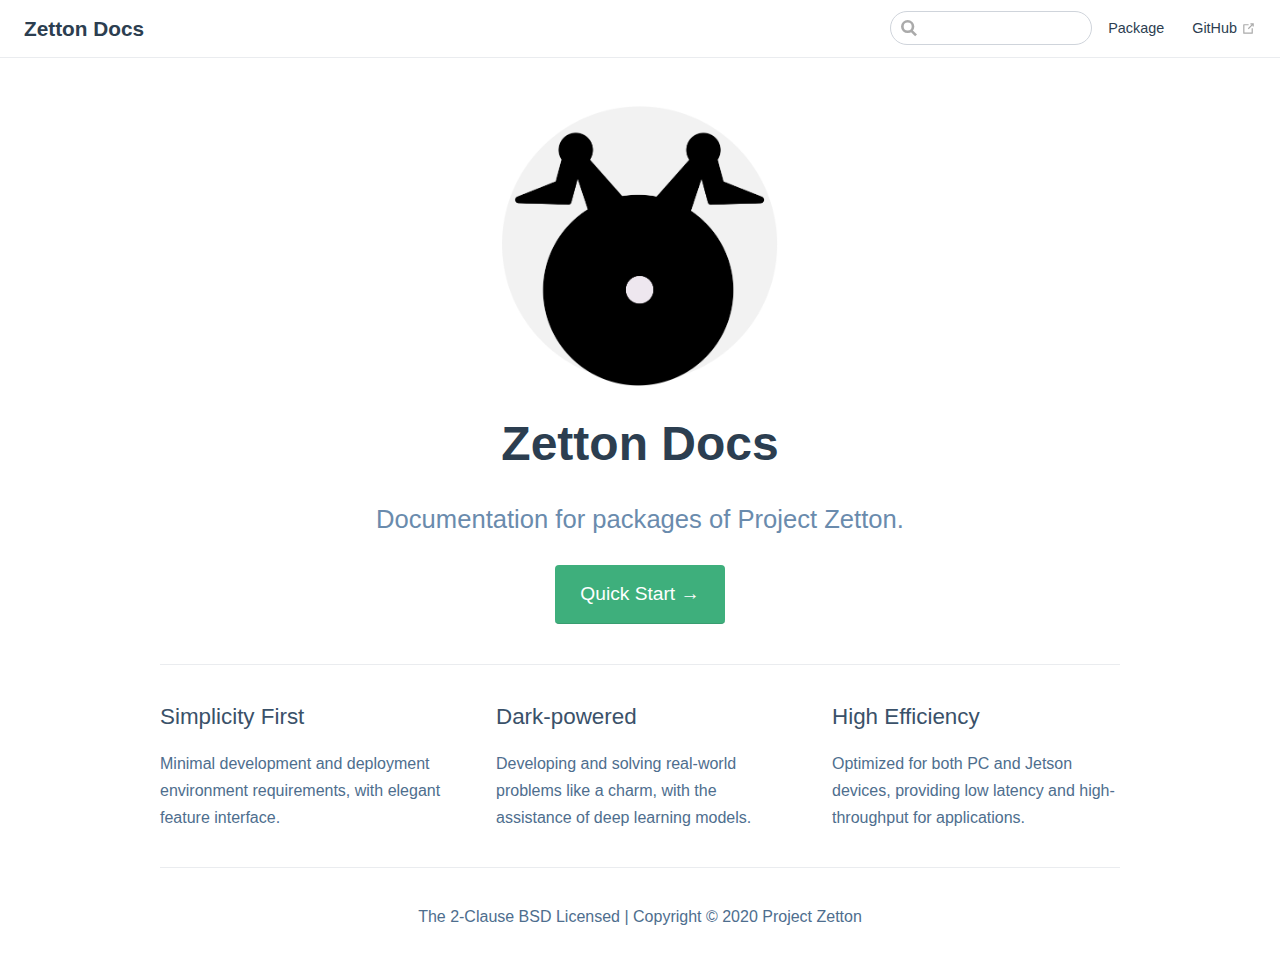
<file: index.html>
<!DOCTYPE html>
<html lang="en-US">
  <head>
    <meta charset="utf-8">
    <meta name="viewport" content="width=device-width,initial-scale=1">
    <title>Zetton Docs</title>
    <meta name="generator" content="VuePress 1.7.1">
    <link rel="icon" href="/logo_bw.png">
    <meta name="description" content="Documentation for packages of Project Zetton.">
    <meta property="og:site_name" content="Zetton Docs">
    <meta property="og:title" content="Home">
    <meta property="og:type" content="website">
    <meta property="og:url" content="/">
    <meta name="twitter:title" content="Home">
    <meta name="twitter:url" content="/">
    <meta name="twitter:card" content="summary_large_image">
    <meta name="theme-color" content="#ea4335">
    <meta name="apple-mobile-web-app-capable" content="yes">
    <meta name="apple-mobile-web-app-status-bar-style" content="black">
    
    <link rel="preload" href="/assets/css/0.styles.118d8378.css" as="style"><link rel="preload" href="/assets/js/app.ac14021f.js" as="script"><link rel="preload" href="/assets/js/3.0c852ced.js" as="script"><link rel="preload" href="/assets/js/12.83f63c88.js" as="script"><link rel="preload" href="/assets/js/4.be30d8ec.js" as="script"><link rel="prefetch" href="/assets/js/10.422e6ebd.js"><link rel="prefetch" href="/assets/js/11.8347aef4.js"><link rel="prefetch" href="/assets/js/13.b7863755.js"><link rel="prefetch" href="/assets/js/14.13adbcc9.js"><link rel="prefetch" href="/assets/js/5.5e260e2e.js"><link rel="prefetch" href="/assets/js/6.0ad8cbd7.js"><link rel="prefetch" href="/assets/js/7.3f0745db.js"><link rel="prefetch" href="/assets/js/8.0c694775.js"><link rel="prefetch" href="/assets/js/9.61171042.js"><link rel="prefetch" href="/assets/js/vendors~flowchart.fb394e02.js">
    <link rel="stylesheet" href="/assets/css/0.styles.118d8378.css">
  </head>
  <body>
    <div id="app" data-server-rendered="true"><div class="theme-container no-sidebar"><header class="navbar"><div class="sidebar-button"><svg xmlns="http://www.w3.org/2000/svg" aria-hidden="true" role="img" viewBox="0 0 448 512" class="icon"><path fill="currentColor" d="M436 124H12c-6.627 0-12-5.373-12-12V80c0-6.627 5.373-12 12-12h424c6.627 0 12 5.373 12 12v32c0 6.627-5.373 12-12 12zm0 160H12c-6.627 0-12-5.373-12-12v-32c0-6.627 5.373-12 12-12h424c6.627 0 12 5.373 12 12v32c0 6.627-5.373 12-12 12zm0 160H12c-6.627 0-12-5.373-12-12v-32c0-6.627 5.373-12 12-12h424c6.627 0 12 5.373 12 12v32c0 6.627-5.373 12-12 12z"></path></svg></div> <a href="/" aria-current="page" class="home-link router-link-exact-active router-link-active"><!----> <span class="site-name">Zetton Docs</span></a> <div class="links"><div class="search-box"><input aria-label="Search" autocomplete="off" spellcheck="false" value=""> <!----></div> <nav class="nav-links can-hide"><div class="nav-item"><a href="/package/" class="nav-link">
  Package
</a></div> <a href="https://github.com/project-zetton/zetton-docs" target="_blank" rel="noopener noreferrer" class="repo-link">
    GitHub
    <span><svg xmlns="http://www.w3.org/2000/svg" aria-hidden="true" focusable="false" x="0px" y="0px" viewBox="0 0 100 100" width="15" height="15" class="icon outbound"><path fill="currentColor" d="M18.8,85.1h56l0,0c2.2,0,4-1.8,4-4v-32h-8v28h-48v-48h28v-8h-32l0,0c-2.2,0-4,1.8-4,4v56C14.8,83.3,16.6,85.1,18.8,85.1z"></path> <polygon fill="currentColor" points="45.7,48.7 51.3,54.3 77.2,28.5 77.2,37.2 85.2,37.2 85.2,14.9 62.8,14.9 62.8,22.9 71.5,22.9"></polygon></svg> <span class="sr-only">(opens new window)</span></span></a></nav></div></header> <div class="sidebar-mask"></div> <aside class="sidebar"><nav class="nav-links"><div class="nav-item"><a href="/package/" class="nav-link">
  Package
</a></div> <a href="https://github.com/project-zetton/zetton-docs" target="_blank" rel="noopener noreferrer" class="repo-link">
    GitHub
    <span><svg xmlns="http://www.w3.org/2000/svg" aria-hidden="true" focusable="false" x="0px" y="0px" viewBox="0 0 100 100" width="15" height="15" class="icon outbound"><path fill="currentColor" d="M18.8,85.1h56l0,0c2.2,0,4-1.8,4-4v-32h-8v28h-48v-48h28v-8h-32l0,0c-2.2,0-4,1.8-4,4v56C14.8,83.3,16.6,85.1,18.8,85.1z"></path> <polygon fill="currentColor" points="45.7,48.7 51.3,54.3 77.2,28.5 77.2,37.2 85.2,37.2 85.2,14.9 62.8,14.9 62.8,22.9 71.5,22.9"></polygon></svg> <span class="sr-only">(opens new window)</span></span></a></nav> <div class="carbon-ads"></div> <!----> </aside> <main aria-labelledby="main-title" class="home"><header class="hero"><img src="/logo_bw.png" alt="hero"> <h1 id="main-title">
      Zetton Docs
    </h1> <p class="description">
      Documentation for packages of Project Zetton.
    </p> <p class="action"><a href="/package/" class="nav-link action-button">
  Quick Start →
</a></p></header> <div class="features"><div class="feature"><h2>Simplicity First</h2> <p>Minimal development and deployment environment requirements, with elegant feature interface.</p></div><div class="feature"><h2>Dark-powered</h2> <p>Developing and solving real-world problems like a charm, with the assistance of deep learning models.</p></div><div class="feature"><h2>High Efficiency</h2> <p>Optimized for both PC and Jetson devices, providing low latency and high-throughput for applications.</p></div></div> <div class="theme-default-content custom content__default"></div> <div class="footer">
    The 2-Clause BSD Licensed | Copyright © 2020 Project Zetton
  </div></main></div><div class="global-ui"><!----></div></div>
    <script src="/assets/js/app.ac14021f.js" defer></script><script src="/assets/js/3.0c852ced.js" defer></script><script src="/assets/js/12.83f63c88.js" defer></script><script src="/assets/js/4.be30d8ec.js" defer></script>
  </body>
</html>
</file>
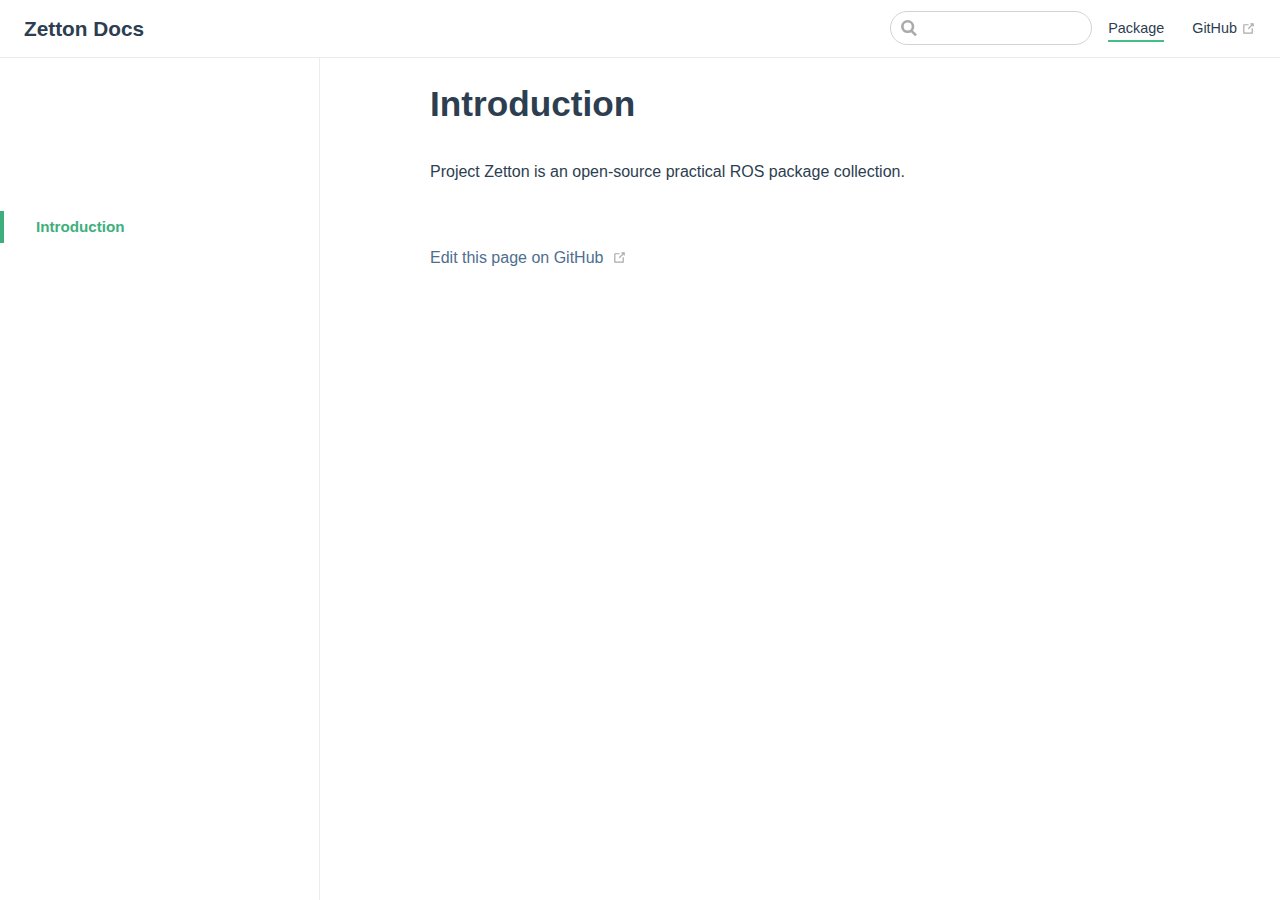
<file: package/index.html>
<!DOCTYPE html>
<html lang="en-US">
  <head>
    <meta charset="utf-8">
    <meta name="viewport" content="width=device-width,initial-scale=1">
    <title>Introduction | Zetton Docs</title>
    <meta name="generator" content="VuePress 1.7.1">
    <link rel="icon" href="/logo_bw.png">
    <meta name="description" content="Documentation for packages of Project Zetton.">
    <meta property="og:site_name" content="Zetton Docs">
    <meta property="og:title" content="Introduction">
    <meta property="og:type" content="website">
    <meta property="og:url" content="/package/">
    <meta name="twitter:title" content="Introduction">
    <meta name="twitter:url" content="/package/">
    <meta name="twitter:card" content="summary_large_image">
    <meta name="theme-color" content="#ea4335">
    <meta name="apple-mobile-web-app-capable" content="yes">
    <meta name="apple-mobile-web-app-status-bar-style" content="black">
    
    <link rel="preload" href="/assets/css/0.styles.118d8378.css" as="style"><link rel="preload" href="/assets/js/app.ac14021f.js" as="script"><link rel="preload" href="/assets/js/3.0c852ced.js" as="script"><link rel="preload" href="/assets/js/13.b7863755.js" as="script"><link rel="preload" href="/assets/js/4.be30d8ec.js" as="script"><link rel="prefetch" href="/assets/js/10.422e6ebd.js"><link rel="prefetch" href="/assets/js/11.8347aef4.js"><link rel="prefetch" href="/assets/js/12.83f63c88.js"><link rel="prefetch" href="/assets/js/14.13adbcc9.js"><link rel="prefetch" href="/assets/js/5.5e260e2e.js"><link rel="prefetch" href="/assets/js/6.0ad8cbd7.js"><link rel="prefetch" href="/assets/js/7.3f0745db.js"><link rel="prefetch" href="/assets/js/8.0c694775.js"><link rel="prefetch" href="/assets/js/9.61171042.js"><link rel="prefetch" href="/assets/js/vendors~flowchart.fb394e02.js">
    <link rel="stylesheet" href="/assets/css/0.styles.118d8378.css">
  </head>
  <body>
    <div id="app" data-server-rendered="true"><div class="theme-container"><header class="navbar"><div class="sidebar-button"><svg xmlns="http://www.w3.org/2000/svg" aria-hidden="true" role="img" viewBox="0 0 448 512" class="icon"><path fill="currentColor" d="M436 124H12c-6.627 0-12-5.373-12-12V80c0-6.627 5.373-12 12-12h424c6.627 0 12 5.373 12 12v32c0 6.627-5.373 12-12 12zm0 160H12c-6.627 0-12-5.373-12-12v-32c0-6.627 5.373-12 12-12h424c6.627 0 12 5.373 12 12v32c0 6.627-5.373 12-12 12zm0 160H12c-6.627 0-12-5.373-12-12v-32c0-6.627 5.373-12 12-12h424c6.627 0 12 5.373 12 12v32c0 6.627-5.373 12-12 12z"></path></svg></div> <a href="/" class="home-link router-link-active"><!----> <span class="site-name">Zetton Docs</span></a> <div class="links"><div class="search-box"><input aria-label="Search" autocomplete="off" spellcheck="false" value=""> <!----></div> <nav class="nav-links can-hide"><div class="nav-item"><a href="/package/" aria-current="page" class="nav-link router-link-exact-active router-link-active">
  Package
</a></div> <a href="https://github.com/project-zetton/zetton-docs" target="_blank" rel="noopener noreferrer" class="repo-link">
    GitHub
    <span><svg xmlns="http://www.w3.org/2000/svg" aria-hidden="true" focusable="false" x="0px" y="0px" viewBox="0 0 100 100" width="15" height="15" class="icon outbound"><path fill="currentColor" d="M18.8,85.1h56l0,0c2.2,0,4-1.8,4-4v-32h-8v28h-48v-48h28v-8h-32l0,0c-2.2,0-4,1.8-4,4v56C14.8,83.3,16.6,85.1,18.8,85.1z"></path> <polygon fill="currentColor" points="45.7,48.7 51.3,54.3 77.2,28.5 77.2,37.2 85.2,37.2 85.2,14.9 62.8,14.9 62.8,22.9 71.5,22.9"></polygon></svg> <span class="sr-only">(opens new window)</span></span></a></nav></div></header> <div class="sidebar-mask"></div> <aside class="sidebar"><nav class="nav-links"><div class="nav-item"><a href="/package/" aria-current="page" class="nav-link router-link-exact-active router-link-active">
  Package
</a></div> <a href="https://github.com/project-zetton/zetton-docs" target="_blank" rel="noopener noreferrer" class="repo-link">
    GitHub
    <span><svg xmlns="http://www.w3.org/2000/svg" aria-hidden="true" focusable="false" x="0px" y="0px" viewBox="0 0 100 100" width="15" height="15" class="icon outbound"><path fill="currentColor" d="M18.8,85.1h56l0,0c2.2,0,4-1.8,4-4v-32h-8v28h-48v-48h28v-8h-32l0,0c-2.2,0-4,1.8-4,4v56C14.8,83.3,16.6,85.1,18.8,85.1z"></path> <polygon fill="currentColor" points="45.7,48.7 51.3,54.3 77.2,28.5 77.2,37.2 85.2,37.2 85.2,14.9 62.8,14.9 62.8,22.9 71.5,22.9"></polygon></svg> <span class="sr-only">(opens new window)</span></span></a></nav> <div class="carbon-ads"></div> <ul class="sidebar-links"><li><section class="sidebar-group depth-0"><p class="sidebar-heading open"><span></span> <!----></p> <ul class="sidebar-links sidebar-group-items"><li><a href="/package/" aria-current="page" class="active sidebar-link">Introduction</a></li></ul></section></li></ul> </aside> <main class="page"> <div class="theme-default-content content__default"><h1 id="introduction"><a href="#introduction" class="header-anchor">#</a> Introduction</h1> <p>Project Zetton is an open-source practical ROS package collection.</p></div> <footer class="page-edit"><div class="edit-link"><a href="https://github.com/project-zetton/zetton-docs/edit/master/src/package/README.md" target="_blank" rel="noopener noreferrer">Edit this page on GitHub</a> <span><svg xmlns="http://www.w3.org/2000/svg" aria-hidden="true" focusable="false" x="0px" y="0px" viewBox="0 0 100 100" width="15" height="15" class="icon outbound"><path fill="currentColor" d="M18.8,85.1h56l0,0c2.2,0,4-1.8,4-4v-32h-8v28h-48v-48h28v-8h-32l0,0c-2.2,0-4,1.8-4,4v56C14.8,83.3,16.6,85.1,18.8,85.1z"></path> <polygon fill="currentColor" points="45.7,48.7 51.3,54.3 77.2,28.5 77.2,37.2 85.2,37.2 85.2,14.9 62.8,14.9 62.8,22.9 71.5,22.9"></polygon></svg> <span class="sr-only">(opens new window)</span></span></div> <!----></footer> <!----> <div class="bsa-cpc-wrapper"><div class="bsa-cpc"></div></div></main></div><div class="global-ui"><!----></div></div>
    <script src="/assets/js/app.ac14021f.js" defer></script><script src="/assets/js/3.0c852ced.js" defer></script><script src="/assets/js/13.b7863755.js" defer></script><script src="/assets/js/4.be30d8ec.js" defer></script>
  </body>
</html>
</file>
<file: assets/css/0.styles.118d8378.css>
.medium-zoom-overlay{z-index:100}.medium-zoom-overlay~img{z-index:101}svg[data-v-49140617]{position:absolute;right:7.5px;opacity:.75;cursor:pointer}svg.hover[data-v-49140617]{opacity:0}svg[data-v-49140617]:hover{opacity:1!important}span[data-v-49140617]{position:absolute;font-size:.85rem;line-height:.425rem;right:50px;opacity:0;transition:opacity .5s}.success[data-v-49140617]{opacity:1!important}.code-copy-added:hover>.code-copy svg{opacity:.75}code[class*=language-],pre[class*=language-]{color:#ccc;background:none;font-family:Consolas,Monaco,Andale Mono,Ubuntu Mono,monospace;font-size:1em;text-align:left;white-space:pre;word-spacing:normal;word-break:normal;word-wrap:normal;line-height:1.5;-moz-tab-size:4;-o-tab-size:4;tab-size:4;-webkit-hyphens:none;-ms-hyphens:none;hyphens:none}pre[class*=language-]{padding:1em;margin:.5em 0;overflow:auto}:not(pre)>code[class*=language-],pre[class*=language-]{background:#2d2d2d}:not(pre)>code[class*=language-]{padding:.1em;border-radius:.3em;white-space:normal}.token.block-comment,.token.cdata,.token.comment,.token.doctype,.token.prolog{color:#999}.token.punctuation{color:#ccc}.token.attr-name,.token.deleted,.token.namespace,.token.tag{color:#e2777a}.token.function-name{color:#6196cc}.token.boolean,.token.function,.token.number{color:#f08d49}.token.class-name,.token.constant,.token.property,.token.symbol{color:#f8c555}.token.atrule,.token.builtin,.token.important,.token.keyword,.token.selector{color:#cc99cd}.token.attr-value,.token.char,.token.regex,.token.string,.token.variable{color:#7ec699}.token.entity,.token.operator,.token.url{color:#67cdcc}.token.bold,.token.important{font-weight:700}.token.italic{font-style:italic}.token.entity{cursor:help}.token.inserted{color:green}.theme-default-content code{color:#476582;padding:.25rem .5rem;margin:0;font-size:.85em;background-color:rgba(27,31,35,.05);border-radius:3px}.theme-default-content code .token.deleted{color:#ec5975}.theme-default-content code .token.inserted{color:#3eaf7c}.theme-default-content pre,.theme-default-content pre[class*=language-]{line-height:1.4;padding:1.25rem 1.5rem;margin:.85rem 0;background-color:#282c34;border-radius:6px;overflow:auto}.theme-default-content pre[class*=language-] code,.theme-default-content pre code{color:#fff;padding:0;background-color:transparent;border-radius:0}div[class*=language-]{position:relative;background-color:#282c34;border-radius:6px}div[class*=language-] .highlight-lines{-webkit-user-select:none;-ms-user-select:none;user-select:none;padding-top:1.3rem;position:absolute;top:0;left:0;width:100%;line-height:1.4}div[class*=language-] .highlight-lines .highlighted{background-color:rgba(0,0,0,.66)}div[class*=language-] pre,div[class*=language-] pre[class*=language-]{background:transparent;position:relative;z-index:1}div[class*=language-]:before{position:absolute;z-index:3;top:.8em;right:1em;font-size:.75rem;color:hsla(0,0%,100%,.4)}div[class*=language-]:not(.line-numbers-mode) .line-numbers-wrapper{display:none}div[class*=language-].line-numbers-mode .highlight-lines .highlighted{position:relative}div[class*=language-].line-numbers-mode .highlight-lines .highlighted:before{content:" ";position:absolute;z-index:3;left:0;top:0;display:block;width:3.5rem;height:100%;background-color:rgba(0,0,0,.66)}div[class*=language-].line-numbers-mode pre{padding-left:4.5rem;vertical-align:middle}div[class*=language-].line-numbers-mode .line-numbers-wrapper{position:absolute;top:0;width:3.5rem;text-align:center;color:hsla(0,0%,100%,.3);padding:1.25rem 0;line-height:1.4}div[class*=language-].line-numbers-mode .line-numbers-wrapper br{-webkit-user-select:none;-ms-user-select:none;user-select:none}div[class*=language-].line-numbers-mode .line-numbers-wrapper .line-number{position:relative;z-index:4;-webkit-user-select:none;-ms-user-select:none;user-select:none;font-size:.85em}div[class*=language-].line-numbers-mode:after{content:"";position:absolute;z-index:2;top:0;left:0;width:3.5rem;height:100%;border-radius:6px 0 0 6px;border-right:1px solid rgba(0,0,0,.66);background-color:#282c34}div[class~=language-js]:before{content:"js"}div[class~=language-ts]:before{content:"ts"}div[class~=language-html]:before{content:"html"}div[class~=language-md]:before{content:"md"}div[class~=language-vue]:before{content:"vue"}div[class~=language-css]:before{content:"css"}div[class~=language-sass]:before{content:"sass"}div[class~=language-scss]:before{content:"scss"}div[class~=language-less]:before{content:"less"}div[class~=language-stylus]:before{content:"stylus"}div[class~=language-go]:before{content:"go"}div[class~=language-java]:before{content:"java"}div[class~=language-c]:before{content:"c"}div[class~=language-sh]:before{content:"sh"}div[class~=language-yaml]:before{content:"yaml"}div[class~=language-py]:before{content:"py"}div[class~=language-docker]:before{content:"docker"}div[class~=language-dockerfile]:before{content:"dockerfile"}div[class~=language-makefile]:before{content:"makefile"}div[class~=language-javascript]:before{content:"js"}div[class~=language-typescript]:before{content:"ts"}div[class~=language-markup]:before{content:"html"}div[class~=language-markdown]:before{content:"md"}div[class~=language-json]:before{content:"json"}div[class~=language-ruby]:before{content:"rb"}div[class~=language-python]:before{content:"py"}div[class~=language-bash]:before{content:"sh"}div[class~=language-php]:before{content:"php"}.custom-block .custom-block-title{font-weight:600;margin-bottom:-.4rem}.custom-block.danger,.custom-block.tip,.custom-block.warning{padding:.1rem 1.5rem;border-left-width:.5rem;border-left-style:solid;margin:1rem 0}.custom-block.tip{background-color:#f3f5f7;border-color:#42b983}.custom-block.warning{background-color:rgba(255,229,100,.3);border-color:#e7c000;color:#6b5900}.custom-block.warning .custom-block-title{color:#b29400}.custom-block.warning a{color:#2c3e50}.custom-block.danger{background-color:#ffe6e6;border-color:#c00;color:#4d0000}.custom-block.danger .custom-block-title{color:#900}.custom-block.danger a{color:#2c3e50}.custom-block.details{display:block;position:relative;border-radius:2px;margin:1.6em 0;padding:1.6em;background-color:#eee}.custom-block.details h4{margin-top:0}.custom-block.details figure:last-child,.custom-block.details p:last-child{margin-bottom:0;padding-bottom:0}.custom-block.details summary{outline:none;cursor:pointer}.arrow{display:inline-block;width:0;height:0}.arrow.up{border-bottom:6px solid #ccc}.arrow.down,.arrow.up{border-left:4px solid transparent;border-right:4px solid transparent}.arrow.down{border-top:6px solid #ccc}.arrow.right{border-left:6px solid #ccc}.arrow.left,.arrow.right{border-top:4px solid transparent;border-bottom:4px solid transparent}.arrow.left{border-right:6px solid #ccc}.theme-default-content:not(.custom){max-width:740px;margin:0 auto;padding:2rem 2.5rem}@media (max-width:959px){.theme-default-content:not(.custom){padding:2rem}}@media (max-width:419px){.theme-default-content:not(.custom){padding:1.5rem}}.table-of-contents .badge{vertical-align:middle}body,html{padding:0;margin:0;background-color:#fff}body{font-family:-apple-system,BlinkMacSystemFont,Segoe UI,Roboto,Oxygen,Ubuntu,Cantarell,Fira Sans,Droid Sans,Helvetica Neue,sans-serif;-webkit-font-smoothing:antialiased;-moz-osx-font-smoothing:grayscale;font-size:16px;color:#2c3e50}.page{padding-left:20rem}.navbar{z-index:20;right:0;height:3.6rem;background-color:#fff;box-sizing:border-box;border-bottom:1px solid #eaecef}.navbar,.sidebar-mask{position:fixed;top:0;left:0}.sidebar-mask{z-index:9;width:100vw;height:100vh;display:none}.sidebar{font-size:16px;background-color:#fff;width:20rem;position:fixed;z-index:10;margin:0;top:3.6rem;left:0;bottom:0;box-sizing:border-box;border-right:1px solid #eaecef;overflow-y:auto}.theme-default-content:not(.custom)>:first-child{margin-top:3.6rem}.theme-default-content:not(.custom) a:hover{text-decoration:underline}.theme-default-content:not(.custom) p.demo{padding:1rem 1.5rem;border:1px solid #ddd;border-radius:4px}.theme-default-content:not(.custom) img{max-width:100%}.theme-default-content.custom{padding:0;margin:0}.theme-default-content.custom img{max-width:100%}a{font-weight:500;text-decoration:none}a,p a code{color:#3eaf7c}p a code{font-weight:400}kbd{background:#eee;border:.15rem solid #ddd;border-bottom:.25rem solid #ddd;border-radius:.15rem;padding:0 .15em}blockquote{font-size:1rem;color:#999;border-left:.2rem solid #dfe2e5;margin:1rem 0;padding:.25rem 0 .25rem 1rem}blockquote>p{margin:0}ol,ul{padding-left:1.2em}strong{font-weight:600}h1,h2,h3,h4,h5,h6{font-weight:600;line-height:1.25}.theme-default-content:not(.custom)>h1,.theme-default-content:not(.custom)>h2,.theme-default-content:not(.custom)>h3,.theme-default-content:not(.custom)>h4,.theme-default-content:not(.custom)>h5,.theme-default-content:not(.custom)>h6{margin-top:-3.1rem;padding-top:4.6rem;margin-bottom:0}.theme-default-content:not(.custom)>h1:first-child,.theme-default-content:not(.custom)>h2:first-child,.theme-default-content:not(.custom)>h3:first-child,.theme-default-content:not(.custom)>h4:first-child,.theme-default-content:not(.custom)>h5:first-child,.theme-default-content:not(.custom)>h6:first-child{margin-top:-1.5rem;margin-bottom:1rem}.theme-default-content:not(.custom)>h1:first-child+.custom-block,.theme-default-content:not(.custom)>h1:first-child+p,.theme-default-content:not(.custom)>h1:first-child+pre,.theme-default-content:not(.custom)>h2:first-child+.custom-block,.theme-default-content:not(.custom)>h2:first-child+p,.theme-default-content:not(.custom)>h2:first-child+pre,.theme-default-content:not(.custom)>h3:first-child+.custom-block,.theme-default-content:not(.custom)>h3:first-child+p,.theme-default-content:not(.custom)>h3:first-child+pre,.theme-default-content:not(.custom)>h4:first-child+.custom-block,.theme-default-content:not(.custom)>h4:first-child+p,.theme-default-content:not(.custom)>h4:first-child+pre,.theme-default-content:not(.custom)>h5:first-child+.custom-block,.theme-default-content:not(.custom)>h5:first-child+p,.theme-default-content:not(.custom)>h5:first-child+pre,.theme-default-content:not(.custom)>h6:first-child+.custom-block,.theme-default-content:not(.custom)>h6:first-child+p,.theme-default-content:not(.custom)>h6:first-child+pre{margin-top:2rem}h1:hover .header-anchor,h2:hover .header-anchor,h3:hover .header-anchor,h4:hover .header-anchor,h5:hover .header-anchor,h6:hover .header-anchor{opacity:1}h1{font-size:2.2rem}h2{font-size:1.65rem;padding-bottom:.3rem;border-bottom:1px solid #eaecef}h3{font-size:1.35rem}a.header-anchor{font-size:.85em;float:left;margin-left:-.87em;padding-right:.23em;margin-top:.125em;opacity:0}a.header-anchor:hover{text-decoration:none}.line-number,code,kbd{font-family:source-code-pro,Menlo,Monaco,Consolas,Courier New,monospace}ol,p,ul{line-height:1.7}hr{border:0;border-top:1px solid #eaecef}table{border-collapse:collapse;margin:1rem 0;display:block;overflow-x:auto}tr{border-top:1px solid #dfe2e5}tr:nth-child(2n){background-color:#f6f8fa}td,th{border:1px solid #dfe2e5;padding:.6em 1em}.theme-container.sidebar-open .sidebar-mask{display:block}.theme-container.no-navbar .theme-default-content:not(.custom)>h1,.theme-container.no-navbar h2,.theme-container.no-navbar h3,.theme-container.no-navbar h4,.theme-container.no-navbar h5,.theme-container.no-navbar h6{margin-top:1.5rem;padding-top:0}.theme-container.no-navbar .sidebar{top:0}@media (min-width:720px){.theme-container.no-sidebar .sidebar{display:none}.theme-container.no-sidebar .page{padding-left:0}}@media (max-width:959px){.sidebar{font-size:15px;width:16.4rem}.page{padding-left:16.4rem}}@media (max-width:719px){.sidebar{top:0;padding-top:3.6rem;transform:translateX(-100%);transition:transform .2s ease}.page{padding-left:0}.theme-container.sidebar-open .sidebar{transform:translateX(0)}.theme-container.no-navbar .sidebar{padding-top:0}}@media (max-width:419px){h1{font-size:1.9rem}.theme-default-content div[class*=language-]{margin:.85rem -1.5rem;border-radius:0}}.home .hero img{max-width:450px!important}#nprogress{pointer-events:none}#nprogress .bar{background:#3eaf7c;position:fixed;z-index:1031;top:0;left:0;width:100%;height:2px}#nprogress .peg{display:block;position:absolute;right:0;width:100px;height:100%;box-shadow:0 0 10px #3eaf7c,0 0 5px #3eaf7c;opacity:1;transform:rotate(3deg) translateY(-4px)}#nprogress .spinner{display:block;position:fixed;z-index:1031;top:15px;right:15px}#nprogress .spinner-icon{width:18px;height:18px;box-sizing:border-box;border-color:#3eaf7c transparent transparent #3eaf7c;border-style:solid;border-width:2px;border-radius:50%;-webkit-animation:nprogress-spinner .4s linear infinite;animation:nprogress-spinner .4s linear infinite}.nprogress-custom-parent{overflow:hidden;position:relative}.nprogress-custom-parent #nprogress .bar,.nprogress-custom-parent #nprogress .spinner{position:absolute}@-webkit-keyframes nprogress-spinner{0%{transform:rotate(0deg)}to{transform:rotate(1turn)}}@keyframes nprogress-spinner{0%{transform:rotate(0deg)}to{transform:rotate(1turn)}}html{scroll-behavior:smooth}mjx-container[jax=SVG][display=true]{display:block;text-align:center;margin:1em 0}mjx-container[jax=SVG][justify=left]{text-align:left}mjx-container[jax=SVG][justify=right]{text-align:right}mjx-container[jax=SVG]>svg{overflow:visible}mjx-container[jax=SVG]>svg a{fill:#00f;stroke:#00f}g[data-mml-node=merror]>g{fill:red;stroke:red}g[data-mml-node=merror]>rect[data-background]{fill:#ff0;stroke:none}g[data-mml-node=mtable]>line[data-line],g[data-mml-node=mtable]>rect[data-frame]{stroke-width:70px;fill:none}g[data-mml-node=mtable]>.mjx-dashed{stroke-dasharray:140}g[data-mml-node=mtable]>.mjx-dotted{stroke-linecap:round;stroke-dasharray:0,140}g[data-mml-node=mtable]>svg{overflow:visible}[jax=SVG] mjx-tool{display:inline-block;position:relative;width:0;height:0}[jax=SVG] mjx-tool>mjx-tip{position:absolute;top:0;left:0}mjx-tool>mjx-tip{display:inline-block;padding:.2em;border:1px solid #888;font-size:70%;background-color:#f8f8f8;color:#000;box-shadow:2px 2px 5px #aaa}g[data-mml-node=maction][data-toggle]{cursor:pointer}mjx-status{display:block;position:fixed;left:1em;bottom:1em;min-width:25%;padding:.2em .4em;border:1px solid #888;font-size:90%;background-color:#f8f8f8;color:#000}.MathJax path{stroke-width:3}mjx-container[display=true]{overflow-x:auto;overflow-y:hidden}.vuepress-flowchart{overflow:scroll;text-align:center;font-size:0;min-height:200px;display:flex;justify-content:center;align-items:center;transition:all 1s;padding:10px}.vuepress-flowchart>svg{max-width:100%;height:auto}.vuepress-flowchart.loading{background-color:#f3f6f8}.operation-element,.parallel-element{rx:5px;ry:5px}.vuepress-flowchart-loading-icon{width:40px;height:40px;fill:#3eaf7c}.icon.outbound{color:#aaa;display:inline-block;vertical-align:middle;position:relative;top:-1px}.sr-only{position:absolute;width:1px;height:1px;padding:0;margin:-1px;overflow:hidden;clip:rect(0,0,0,0);white-space:nowrap;border-width:0}.home{padding:3.6rem 2rem 0;max-width:960px;margin:0 auto;display:block}.home .hero{text-align:center}.home .hero img{max-width:100%;max-height:280px;display:block;margin:3rem auto 1.5rem}.home .hero h1{font-size:3rem}.home .hero .action,.home .hero .description,.home .hero h1{margin:1.8rem auto}.home .hero .description{max-width:35rem;font-size:1.6rem;line-height:1.3;color:#6a8bad}.home .hero .action-button{display:inline-block;font-size:1.2rem;color:#fff;background-color:#3eaf7c;padding:.8rem 1.6rem;border-radius:4px;transition:background-color .1s ease;box-sizing:border-box;border-bottom:1px solid #389d70}.home .hero .action-button:hover{background-color:#4abf8a}.home .features{border-top:1px solid #eaecef;padding:1.2rem 0;margin-top:2.5rem;display:flex;flex-wrap:wrap;align-items:flex-start;align-content:stretch;justify-content:space-between}.home .feature{flex-grow:1;flex-basis:30%;max-width:30%}.home .feature h2{font-size:1.4rem;font-weight:500;border-bottom:none;padding-bottom:0;color:#3a5169}.home .feature p{color:#4e6e8e}.home .footer{padding:2.5rem;border-top:1px solid #eaecef;text-align:center;color:#4e6e8e}@media (max-width:719px){.home .features{flex-direction:column}.home .feature{max-width:100%;padding:0 2.5rem}}@media (max-width:419px){.home{padding-left:1.5rem;padding-right:1.5rem}.home .hero img{max-height:210px;margin:2rem auto 1.2rem}.home .hero h1{font-size:2rem}.home .hero .action,.home .hero .description,.home .hero h1{margin:1.2rem auto}.home .hero .description{font-size:1.2rem}.home .hero .action-button{font-size:1rem;padding:.6rem 1.2rem}.home .feature h2{font-size:1.25rem}}.search-box{display:inline-block;position:relative;margin-right:1rem}.search-box input{cursor:text;width:10rem;height:2rem;color:#4e6e8e;display:inline-block;border:1px solid #cfd4db;border-radius:2rem;font-size:.9rem;line-height:2rem;padding:0 .5rem 0 2rem;outline:none;transition:all .2s ease;background:#fff url(/assets/img/search.83621669.svg) .6rem .5rem no-repeat;background-size:1rem}.search-box input:focus{cursor:auto;border-color:#3eaf7c}.search-box .suggestions{background:#fff;width:20rem;position:absolute;top:2rem;border:1px solid #cfd4db;border-radius:6px;padding:.4rem;list-style-type:none}.search-box .suggestions.align-right{right:0}.search-box .suggestion{line-height:1.4;padding:.4rem .6rem;border-radius:4px;cursor:pointer}.search-box .suggestion a{white-space:normal;color:#5d82a6}.search-box .suggestion a .page-title{font-weight:600}.search-box .suggestion a .header{font-size:.9em;margin-left:.25em}.search-box .suggestion.focused{background-color:#f3f4f5}.search-box .suggestion.focused a{color:#3eaf7c}@media (max-width:959px){.search-box input{cursor:pointer;width:0;border-color:transparent;position:relative}.search-box input:focus{cursor:text;left:0;width:10rem}}@media (-ms-high-contrast:none){.search-box input{height:2rem}}@media (max-width:959px) and (min-width:719px){.search-box .suggestions{left:0}}@media (max-width:719px){.search-box{margin-right:0}.search-box input{left:1rem}.search-box .suggestions{right:0}}@media (max-width:419px){.search-box .suggestions{width:calc(100vw - 4rem)}.search-box input:focus{width:8rem}}.sidebar-button{cursor:pointer;display:none;width:1.25rem;height:1.25rem;position:absolute;padding:.6rem;top:.6rem;left:1rem}.sidebar-button .icon{display:block;width:1.25rem;height:1.25rem}@media (max-width:719px){.sidebar-button{display:block}}.dropdown-enter,.dropdown-leave-to{height:0!important}.dropdown-wrapper{cursor:pointer}.dropdown-wrapper .dropdown-title,.dropdown-wrapper .mobile-dropdown-title{display:block;font-size:.9rem;font-family:inherit;cursor:inherit;padding:inherit;line-height:1.4rem;background:transparent;border:none;font-weight:500;color:#2c3e50}.dropdown-wrapper .dropdown-title:hover,.dropdown-wrapper .mobile-dropdown-title:hover{border-color:transparent}.dropdown-wrapper .dropdown-title .arrow,.dropdown-wrapper .mobile-dropdown-title .arrow{vertical-align:middle;margin-top:-1px;margin-left:.4rem}.dropdown-wrapper .mobile-dropdown-title{display:none;font-weight:600}.dropdown-wrapper .mobile-dropdown-title font-size inherit:hover{color:#3eaf7c}.dropdown-wrapper .nav-dropdown .dropdown-item{color:inherit;line-height:1.7rem}.dropdown-wrapper .nav-dropdown .dropdown-item h4{margin:.45rem 0 0;border-top:1px solid #eee;padding:1rem 1.5rem .45rem 1.25rem}.dropdown-wrapper .nav-dropdown .dropdown-item .dropdown-subitem-wrapper{padding:0;list-style:none}.dropdown-wrapper .nav-dropdown .dropdown-item .dropdown-subitem-wrapper .dropdown-subitem{font-size:.9em}.dropdown-wrapper .nav-dropdown .dropdown-item a{display:block;line-height:1.7rem;position:relative;border-bottom:none;font-weight:400;margin-bottom:0;padding:0 1.5rem 0 1.25rem}.dropdown-wrapper .nav-dropdown .dropdown-item a.router-link-active,.dropdown-wrapper .nav-dropdown .dropdown-item a:hover{color:#3eaf7c}.dropdown-wrapper .nav-dropdown .dropdown-item a.router-link-active:after{content:"";width:0;height:0;border-left:5px solid #3eaf7c;border-top:3px solid transparent;border-bottom:3px solid transparent;position:absolute;top:calc(50% - 2px);left:9px}.dropdown-wrapper .nav-dropdown .dropdown-item:first-child h4{margin-top:0;padding-top:0;border-top:0}@media (max-width:719px){.dropdown-wrapper.open .dropdown-title{margin-bottom:.5rem}.dropdown-wrapper .dropdown-title{display:none}.dropdown-wrapper .mobile-dropdown-title{display:block}.dropdown-wrapper .nav-dropdown{transition:height .1s ease-out;overflow:hidden}.dropdown-wrapper .nav-dropdown .dropdown-item h4{border-top:0;margin-top:0;padding-top:0}.dropdown-wrapper .nav-dropdown .dropdown-item>a,.dropdown-wrapper .nav-dropdown .dropdown-item h4{font-size:15px;line-height:2rem}.dropdown-wrapper .nav-dropdown .dropdown-item .dropdown-subitem{font-size:14px;padding-left:1rem}}@media (min-width:719px){.dropdown-wrapper{height:1.8rem}.dropdown-wrapper.open .nav-dropdown,.dropdown-wrapper:hover .nav-dropdown{display:block!important}.dropdown-wrapper.open:blur{display:none}.dropdown-wrapper .nav-dropdown{display:none;height:auto!important;box-sizing:border-box;max-height:calc(100vh - 2.7rem);overflow-y:auto;position:absolute;top:100%;right:0;background-color:#fff;padding:.6rem 0;border:1px solid;border-color:#ddd #ddd #ccc;text-align:left;border-radius:.25rem;white-space:nowrap;margin:0}}.nav-links{display:inline-block}.nav-links a{line-height:1.4rem;color:inherit}.nav-links a.router-link-active,.nav-links a:hover{color:#3eaf7c}.nav-links .nav-item{position:relative;display:inline-block;margin-left:1.5rem;line-height:2rem}.nav-links .nav-item:first-child{margin-left:0}.nav-links .repo-link{margin-left:1.5rem}@media (max-width:719px){.nav-links .nav-item,.nav-links .repo-link{margin-left:0}}@media (min-width:719px){.nav-links a.router-link-active,.nav-links a:hover{color:#2c3e50}.nav-item>a:not(.external).router-link-active,.nav-item>a:not(.external):hover{margin-bottom:-2px;border-bottom:2px solid #46bd87}}.navbar{padding:.7rem 1.5rem;line-height:2.2rem}.navbar a,.navbar img,.navbar span{display:inline-block}.navbar .logo{height:2.2rem;min-width:2.2rem;margin-right:.8rem;vertical-align:top}.navbar .site-name{font-size:1.3rem;font-weight:600;color:#2c3e50;position:relative}.navbar .links{padding-left:1.5rem;box-sizing:border-box;background-color:#fff;white-space:nowrap;font-size:.9rem;position:absolute;right:1.5rem;top:.7rem;display:flex}.navbar .links .search-box{flex:0 0 auto;vertical-align:top}@media (max-width:719px){.navbar{padding-left:4rem}.navbar .can-hide{display:none}.navbar .links{padding-left:1.5rem}.navbar .site-name{width:calc(100vw - 9.4rem);overflow:hidden;white-space:nowrap;text-overflow:ellipsis}}.page-edit{max-width:740px;margin:0 auto;padding:2rem 2.5rem}@media (max-width:959px){.page-edit{padding:2rem}}@media (max-width:419px){.page-edit{padding:1.5rem}}.page-edit{padding-top:1rem;padding-bottom:1rem;overflow:auto}.page-edit .edit-link{display:inline-block}.page-edit .edit-link a{color:#4e6e8e;margin-right:.25rem}.page-edit .last-updated{float:right;font-size:.9em}.page-edit .last-updated .prefix{font-weight:500;color:#4e6e8e}.page-edit .last-updated .time{font-weight:400;color:#767676}@media (max-width:719px){.page-edit .edit-link{margin-bottom:.5rem}.page-edit .last-updated{font-size:.8em;float:none;text-align:left}}.page-nav{max-width:740px;margin:0 auto;padding:2rem 2.5rem}@media (max-width:959px){.page-nav{padding:2rem}}@media (max-width:419px){.page-nav{padding:1.5rem}}.page-nav{padding-top:1rem;padding-bottom:0}.page-nav .inner{min-height:2rem;margin-top:0;border-top:1px solid #eaecef;padding-top:1rem;overflow:auto}.page-nav .next{float:right}.page{padding-bottom:2rem;display:block}.sidebar-group .sidebar-group{padding-left:.5em}.sidebar-group:not(.collapsable) .sidebar-heading:not(.clickable){cursor:auto;color:inherit}.sidebar-group.is-sub-group{padding-left:0}.sidebar-group.is-sub-group>.sidebar-heading{font-size:.95em;line-height:1.4;font-weight:400;padding-left:2rem}.sidebar-group.is-sub-group>.sidebar-heading:not(.clickable){opacity:.5}.sidebar-group.is-sub-group>.sidebar-group-items{padding-left:1rem}.sidebar-group.is-sub-group>.sidebar-group-items>li>.sidebar-link{font-size:.95em;border-left:none}.sidebar-group.depth-2>.sidebar-heading{border-left:none}.sidebar-heading{color:#2c3e50;transition:color .15s ease;cursor:pointer;font-size:1.1em;font-weight:700;padding:.35rem 1.5rem .35rem 1.25rem;width:100%;box-sizing:border-box;margin:0;border-left:.25rem solid transparent}.sidebar-heading.open,.sidebar-heading:hover{color:inherit}.sidebar-heading .arrow{position:relative;top:-.12em;left:.5em}.sidebar-heading.clickable.active{font-weight:600;color:#3eaf7c;border-left-color:#3eaf7c}.sidebar-heading.clickable:hover{color:#3eaf7c}.sidebar-group-items{transition:height .1s ease-out;font-size:.95em;overflow:hidden}.sidebar .sidebar-sub-headers{padding-left:1rem;font-size:.95em}a.sidebar-link{font-size:1em;font-weight:400;display:inline-block;color:#2c3e50;border-left:.25rem solid transparent;padding:.35rem 1rem .35rem 1.25rem;line-height:1.4;width:100%;box-sizing:border-box}a.sidebar-link:hover{color:#3eaf7c}a.sidebar-link.active{font-weight:600;color:#3eaf7c;border-left-color:#3eaf7c}.sidebar-group a.sidebar-link{padding-left:2rem}.sidebar-sub-headers a.sidebar-link{padding-top:.25rem;padding-bottom:.25rem;border-left:none}.sidebar-sub-headers a.sidebar-link.active{font-weight:500}.sidebar ul{padding:0;margin:0;list-style-type:none}.sidebar a{display:inline-block}.sidebar .nav-links{display:none;border-bottom:1px solid #eaecef;padding:.5rem 0 .75rem}.sidebar .nav-links a{font-weight:600}.sidebar .nav-links .nav-item,.sidebar .nav-links .repo-link{display:block;line-height:1.25rem;font-size:1.1em;padding:.5rem 0 .5rem 1.5rem}.sidebar>.sidebar-links{padding:1.5rem 0}.sidebar>.sidebar-links>li>a.sidebar-link{font-size:1.1em;line-height:1.7;font-weight:700}.sidebar>.sidebar-links>li:not(:first-child){margin-top:.75rem}@media (max-width:719px){.sidebar .nav-links{display:block}.sidebar .nav-links .dropdown-wrapper .nav-dropdown .dropdown-item a.router-link-active:after{top:calc(1rem - 2px)}.sidebar>.sidebar-links{padding:1rem 0}}.carbon-ads{min-height:102px;padding:1.5rem 1.5rem 0;margin-bottom:-.5rem;font-size:.75rem}.carbon-ads a{color:#444;font-weight:400;display:inline}.carbon-ads .carbon-img{float:left;margin-right:1rem;border:1px solid #eaecef}.carbon-ads .carbon-img img{display:block}.carbon-ads .carbon-poweredby{color:#999;display:block;margin-top:.5em}@media (max-width:719px){.carbon-ads .carbon-img img{width:100px;height:77px}}.bsa-cpc-wrapper{font-size:.95rem;max-width:740px;padding:1rem 2rem 0;margin:0 auto -1rem}@media (max-width:419px){.bsa-cpc-wrapper{padding:0 1.5rem}}.bsa-cpc{font-size:.9em;background-color:#f8f8f8;border-radius:6px}.bsa-cpc a._default_{text-align:left;display:block;padding:10px 15px 12px;margin-bottom:20px;color:#666;font-weight:400;line-height:18px}.bsa-cpc a._default_ .default-image img{height:20px;border-radius:3px;vertical-align:middle;position:relative;top:-1px}.bsa-cpc a._default_ .default-title{font-weight:600}.bsa-cpc a._default_ .default-description:after{font-size:.85em;content:"Sponsored";color:#1c90f3;border:1px solid #1c90f3;border-radius:3px;padding:0 4px 1px;margin-left:6px}.bsa-cpc .default-ad{display:none}.bsa-cpc a._default_ .default-description,.bsa-cpc a._default_ .default-image,.bsa-cpc a._default_ .default-title{display:inline;vertical-align:middle;margin-right:6px}.badge[data-v-15b7b770]{display:inline-block;font-size:14px;height:18px;line-height:18px;border-radius:3px;padding:0 6px;color:#fff}.badge.green[data-v-15b7b770],.badge.tip[data-v-15b7b770],.badge[data-v-15b7b770]{background-color:#42b983}.badge.error[data-v-15b7b770]{background-color:#da5961}.badge.warn[data-v-15b7b770],.badge.warning[data-v-15b7b770],.badge.yellow[data-v-15b7b770]{background-color:#e7c000}.badge+.badge[data-v-15b7b770]{margin-left:5px}.theme-code-block[data-v-6d04095e]{display:none}.theme-code-block__active[data-v-6d04095e]{display:block}.theme-code-block>pre[data-v-6d04095e]{background-color:orange}.theme-code-group__nav[data-v-32c2d7ed]{margin-bottom:-35px;background-color:#282c34;padding-bottom:22px;border-top-left-radius:6px;border-top-right-radius:6px;padding-left:10px;padding-top:10px}.theme-code-group__ul[data-v-32c2d7ed]{margin:auto 0;padding-left:0;display:inline-flex;list-style:none}.theme-code-group__nav-tab[data-v-32c2d7ed]{border:0;padding:5px;cursor:pointer;background-color:transparent;font-size:.85em;line-height:1.4;color:hsla(0,0%,100%,.9);font-weight:600}.theme-code-group__nav-tab-active[data-v-32c2d7ed]{border-bottom:1px solid #42b983}.pre-blank[data-v-32c2d7ed]{color:#42b983}.sw-update-popup[data-v-fec8b358]{position:fixed;right:1em;bottom:1em;padding:1em;border:1px solid #3eaf7c;border-radius:3px;background:#fff;box-shadow:0 4px 16px rgba(0,0,0,.5);text-align:center;z-index:3}.sw-update-popup>button[data-v-fec8b358]{margin-top:.5em;padding:.25em 2em}.sw-update-popup-enter-active[data-v-fec8b358],.sw-update-popup-leave-active[data-v-fec8b358]{transition:opacity .3s,transform .3s}.sw-update-popup-enter[data-v-fec8b358],.sw-update-popup-leave-to[data-v-fec8b358]{opacity:0;transform:translateY(50%) scale(.5)}
</file>
